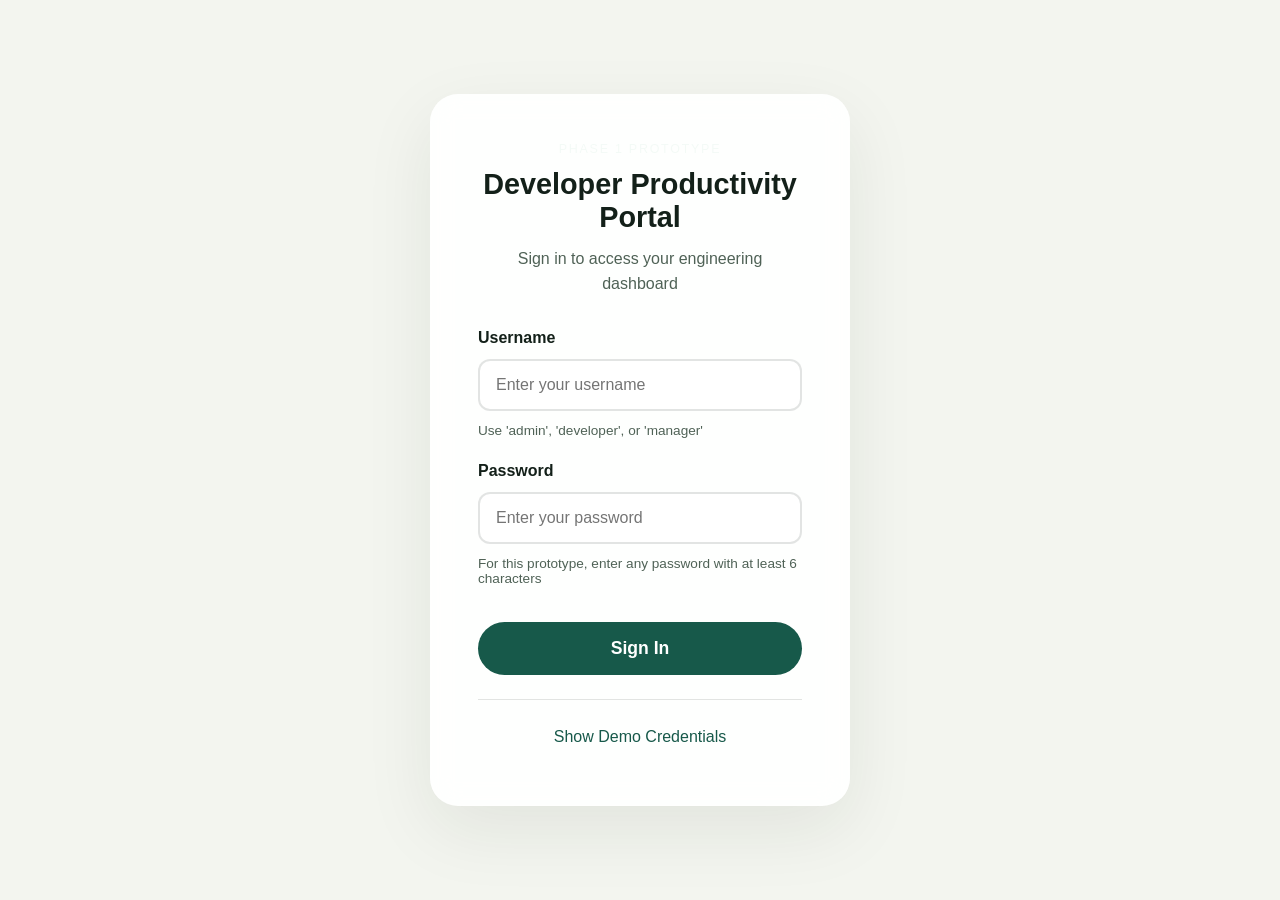
<file: index.html>
<!DOCTYPE html>
<html lang="en">
<head>
  <meta charset="UTF-8">
  <meta name="viewport" content="width=device-width, initial-scale=1.0">
  <meta name="description" content="Developer Productivity Portal dashboard for projects and tasks.">
  <title>Developer Productivity Portal | Dashboard</title>
  <link rel="stylesheet" href="./css/styles.css">
  <link rel="stylesheet" href="./css/responsive.css">
</head>
<body data-page="dashboard">
  <a class="skip-link" href="#main-content">Skip to main content</a>
  <div class="app-shell">
    <aside class="sidebar" aria-label="Primary">
      <div class="sidebar-top">
        <div class="brand-block">
          <p class="eyebrow">Phase 1 Prototype</p>
          <h1>Developer Productivity Portal</h1>
          <p class="brand-copy">A static, future-ready operations cockpit for engineering delivery.</p>
        </div>
        <button
          type="button"
          id="nav-toggle"
          class="nav-toggle"
          aria-expanded="false"
          aria-controls="nav-panel"
          aria-label="Toggle primary navigation"
        >
          <span></span>
          <span></span>
          <span></span>
        </button>
      </div>
      <div id="nav-panel" class="nav-panel">
        <div class="nav-intro">
          <span class="nav-intro-chip">System Navigation</span>
          <p>Move between the portfolio overview, project operations, and execution workflows.</p>
        </div>
        <nav id="primary-nav" class="nav-links" aria-label="Primary navigation"></nav>

        <section id="user-section" class="user-section surface panel-compact" aria-labelledby="user-info-title">
          <div id="user-info">
            <p class="panel-label">Current User</p>
            <h3 id="user-info-title">Loading...</h3>
          </div>
          <button id="logout-btn" class="button button-secondary" style="width: 100%;">Sign Out</button>
        </section>
        <section class="panel surface panel-compact nav-note" aria-labelledby="phase-insight-title">
          <p class="panel-label">Architecture Note</p>
          <h2 id="phase-insight-title" style="color: black;">Foundation for later phases</h2>
          <p style="color: black;">Data contracts, services, and view modules are designed to lift into APIs and React with minimal churn.</p>
        </section>
      </div>
    </aside>

    <main id="main-content" class="content">
      <header class="page-header">
        <div>
          <h2>Engineering delivery at a glance</h2>
          <p class="page-copy">Monitor portfolio health, project activity, and execution hotspots from one place.</p>
        </div>
        <div class="header-actions">
          <a class="button button-secondary" href="./projects.html">Manage Projects</a>
          <a class="button" href="./tasks.html">View Tasks</a>
        </div>
      </header>

      <section class="status-banner surface" aria-live="polite">
        <div>
          <p class="panel-label">Prototype Mode</p>
          <h3>Data persists in LocalStorage</h3>
        </div>
        <p>Seed data is loaded on first run so the experience works immediately by opening this file in a browser.</p>
      </section>

      <section class="metrics-grid" aria-label="Key productivity indicators">
        <article class="metric-card surface accent-projects">
          <p>Total Projects</p>
          <strong id="total-projects">0</strong>
          <span>Tracked initiatives across the portfolio</span>
        </article>
        <article class="metric-card surface accent-active">
          <p>Active Tasks</p>
          <strong id="active-tasks">0</strong>
          <span>Work items still in motion</span>
        </article>
        <article class="metric-card surface accent-complete">
          <p>Completed Tasks</p>
          <strong id="completed-tasks">0</strong>
          <span>Delivered items ready for review</span>
        </article>
        <article class="metric-card surface accent-priority">
          <p>High Priority</p>
          <strong id="high-priority-tasks">0</strong>
          <span>Critical work needing attention</span>
        </article>
      </section>

      <section class="dashboard-overview-grid" aria-label="Dashboard overview">
        <article class="surface panel dashboard-hero" aria-labelledby="dashboard-foundation-title">
          <div class="section-heading">
            <div>
              <p class="panel-label">Landing Experience</p>
              <h3 id="dashboard-foundation-title">Dashboard foundation for daily delivery visibility</h3>
            </div>
          </div>
          <p class="page-copy">
            This layout is designed to become the operational home for engineering teams, with room for project health,
            workload signals, release readiness, and future role-based widgets.
          </p>
          <div class="dashboard-pillars" aria-label="Dashboard design principles">
            <span class="dashboard-chip">Portfolio summary</span>
            <span class="dashboard-chip">Execution visibility</span>
            <span class="dashboard-chip">Scalable widget zones</span>
          </div>
        </article>

        <article class="surface panel" aria-labelledby="dashboard-health-title">
          <div class="section-heading">
            <div>
              <p class="panel-label">Health Check</p>
              <h3 id="dashboard-health-title">Delivery status snapshot</h3>
            </div>
          </div>
          <dl id="dashboard-health" class="health-list" aria-live="polite"></dl>
        </article>
      </section>

      <section class="dashboard-grid">
        <article class="surface panel" aria-labelledby="project-snapshot-title">
          <div class="section-heading">
            <div>
              <p class="panel-label">Projects</p>
              <h3 id="project-snapshot-title">Recent project snapshot</h3>
            </div>
            <a href="./projects.html">Open module</a>
          </div>
          <div id="dashboard-project-state" class="state-message" hidden></div>
          <div id="dashboard-projects" class="list-stack" aria-live="polite"></div>
        </article>

        <article class="surface panel" aria-labelledby="task-snapshot-title">
          <div class="section-heading">
            <div>
              <p class="panel-label">Execution</p>
              <h3 id="task-snapshot-title">Priority task queue</h3>
            </div>
            <a href="./tasks.html">Open module</a>
          </div>
          <div id="dashboard-task-state" class="state-message" hidden></div>
          <div id="dashboard-tasks" class="list-stack" aria-live="polite"></div>
        </article>
      </section>

      <section class="dashboard-planning-grid" aria-label="Future dashboard extension points">
        <article class="surface panel" aria-labelledby="widget-roadmap-title">
          <div class="section-heading">
            <div>
              <p class="panel-label">Future Widgets</p>
              <h3 id="widget-roadmap-title">Planned dashboard extension points</h3>
            </div>
          </div>
          <div class="extension-grid">
            <article class="extension-card">
              <strong>Project Health</strong>
              <p>Status rollups, owner attention areas, and timeline risk highlights.</p>
            </article>
            <article class="extension-card">
              <strong>Team Activity</strong>
              <p>Recent changes, task throughput, and work-in-progress trends.</p>
            </article>
            <article class="extension-card">
              <strong>Role Views</strong>
              <p>Specialized dashboard modules for managers, developers, and reviewers.</p>
            </article>
          </div>
        </article>

        <article class="surface panel" aria-labelledby="dashboard-actions-title">
          <div class="section-heading">
            <div>
              <p class="panel-label">Next Actions</p>
              <h3 id="dashboard-actions-title">Use the dashboard as your starting point</h3>
            </div>
          </div>
          <div class="action-list">
            <a class="action-card" href="./projects.html">
              <strong>Review project portfolio</strong>
              <span>Open the projects module to manage scope, ownership, and delivery status.</span>
            </a>
            <a class="action-card" href="./tasks.html">
              <strong>Inspect task execution</strong>
              <span>Go to the tasks module to review work items, priority, and progress.</span>
            </a>
          </div>
        </article>
      </section>

      <footer id="app-footer" class="app-footer surface" aria-label="Application footer"></footer>
    </main>
  </div>

  <script type="module" src="./js/app.js"></script>
</body>
</html>
</file>
<file: css/styles.css>
:root {
  --bg: #f3f5ef;
  --surface: rgba(255, 255, 255, 0.92);
  --surface-strong: #ffffff;
  --surface-muted: #eef2e3;
  --text: #132019;
  --text-soft: #4f6256;
  --border: rgba(19, 32, 25, 0.12);
  --accent: #17594a;
  --accent-strong: #0d4034;
  --accent-warm: #d9714f;
  --accent-gold: #d29c2c;
  --success: #1f7a47;
  --danger: #a53f2c;
  --shadow: 0 24px 70px rgba(20, 44, 30, 0.08);
  --radius-lg: 28px;
  --radius-md: 18px;
  --radius-sm: 12px;
  --space-1: 0.5rem;
  --space-2: 0.75rem;
  --space-3: 1rem;
  --space-4: 1.5rem;
  --space-5: 2rem;
  --space-6: 3rem;
  --transition: 180ms ease;
}

*,
*::before,
*::after {
  box-sizing: border-box;
}

html {
  scroll-behavior: smooth;
}

body {
  margin: 0;
  font-family: "Segoe UI Variable", "Aptos", "Trebuchet MS", sans-serif;
  color: var(--text);
  background:
    radial-gradient(circle at top left, rgba(217, 113, 79, 0.2), transparent 28%),
    radial-gradient(circle at top right, rgba(23, 89, 74, 0.18), transparent 30%),
    linear-gradient(180deg, #f9faf5 0%, var(--bg) 100%);
  min-height: 100vh;
}

img {
  max-width: 100%;
  display: block;
}

a {
  color: var(--accent);
  text-decoration: none;
}

a:hover,
a:focus-visible {
  color: var(--accent-strong);
}

button,
input,
select {
  font: inherit;
}

button {
  cursor: pointer;
}

.skip-link,
.sr-only {
  position: absolute;
  width: 1px;
  height: 1px;
  padding: 0;
  margin: -1px;
  overflow: hidden;
  clip: rect(0, 0, 0, 0);
  white-space: nowrap;
  border: 0;
}

.skip-link:focus {
  position: fixed;
  top: 1rem;
  left: 1rem;
  width: auto;
  height: auto;
  clip: auto;
  white-space: normal;
  background: var(--surface-strong);
  color: var(--text);
  padding: 0.75rem 1rem;
  border-radius: var(--radius-sm);
  z-index: 1000;
  box-shadow: var(--shadow);
}

.app-shell {
  display: grid;
  grid-template-columns: 320px minmax(0, 1fr);
  gap: var(--space-5);
  padding: var(--space-4);
}

.sidebar,
.surface {
  backdrop-filter: blur(14px);
  box-shadow: var(--shadow);
}

.sidebar {
  position: sticky;
  top: var(--space-4);
  align-self: start;
  padding: var(--space-5);
  border-radius: var(--radius-lg);
  background: linear-gradient(180deg, rgba(16, 38, 31, 0.96), rgba(12, 28, 23, 0.93));
  color: #eef8f2;
  min-height: calc(100vh - 2 * var(--space-4));
  display: flex;
  flex-direction: column;
  gap: var(--space-5);
}

.sidebar-top,
.nav-link,
.nav-link-label-row {
  display: flex;
  align-items: center;
}

.sidebar-top {
  justify-content: space-between;
  gap: var(--space-3);
}

.nav-panel {
  display: grid;
  gap: var(--space-4);
}

.nav-toggle {
  display: none;
  width: 3rem;
  height: 3rem;
  padding: 0;
  flex: 0 0 auto;
  align-items: center;
  justify-content: center;
  flex-direction: column;
  gap: 0.28rem;
  border: 1px solid rgba(255, 255, 255, 0.14);
  border-radius: 999px;
  background: rgba(255, 255, 255, 0.08);
  box-shadow: inset 0 1px 0 rgba(255, 255, 255, 0.08);
}

.nav-toggle span {
  width: 1rem;
  height: 2px;
  border-radius: 999px;
  background: #eef8f2;
  transition: transform var(--transition), opacity var(--transition);
}

.nav-intro {
  padding: 1rem 1.1rem;
  border: 1px solid rgba(255, 255, 255, 0.12);
  border-radius: var(--radius-md);
  background: linear-gradient(180deg, rgba(255, 255, 255, 0.08), rgba(255, 255, 255, 0.03));
}

.nav-intro p {
  margin: 0.65rem 0 0;
  color: rgba(238, 248, 242, 0.74);
  line-height: 1.5;
  font-size: 0.92rem;
}

.nav-intro-chip {
  display: inline-flex;
  padding: 0.35rem 0.7rem;
  border-radius: 999px;
  background: rgba(255, 255, 255, 0.12);
  color: #f2f8f4;
  font-size: 0.72rem;
  letter-spacing: 0.1em;
  text-transform: uppercase;
}

.brand-block h1,
.page-header h2,
.section-heading h3,
.modal-header h3,
.status-banner h3 {
  margin: 0;
}

.eyebrow,
.panel-label {
  text-transform: uppercase;
  letter-spacing: 0.14em;
  font-size: 0.78rem;
}

.eyebrow {
  color: rgba(238, 248, 242, 0.7);
  margin: 0 0 var(--space-2);
}

.brand-copy {
  margin: var(--space-3) 0 0;
  color: rgba(238, 248, 242, 0.76);
  line-height: 1.6;
}

.nav-links {
  display: grid;
  gap: var(--space-2);
}

.nav-links a {
  color: rgba(238, 248, 242, 0.88);
  padding: 1rem 1.05rem;
  border-radius: var(--radius-md);
  border: 1px solid rgba(255, 255, 255, 0.04);
  background: linear-gradient(180deg, rgba(255, 255, 255, 0.06), rgba(255, 255, 255, 0.02));
  transition: background var(--transition), border-color var(--transition), transform var(--transition), box-shadow var(--transition);
}

.nav-link {
  gap: 0.85rem;
  align-items: flex-start;
}

.nav-link-accent {
  width: 0.5rem;
  height: 0.5rem;
  margin-top: 0.45rem;
  border-radius: 999px;
  background: rgba(238, 248, 242, 0.36);
  box-shadow: 0 0 0 6px rgba(255, 255, 255, 0.02);
}

.nav-link-content {
  display: grid;
  gap: 0.3rem;
  min-width: 0;
}

.nav-link-label-row {
  justify-content: space-between;
  gap: var(--space-2);
}

.nav-link-label {
  font-weight: 700;
}

.nav-link-tag {
  padding: 0.18rem 0.52rem;
  border-radius: 999px;
  background: rgba(255, 255, 255, 0.08);
  color: rgba(238, 248, 242, 0.76);
  font-size: 0.68rem;
  text-transform: uppercase;
  letter-spacing: 0.08em;
}

.nav-link-copy {
  font-size: 0.84rem;
  color: rgba(238, 248, 242, 0.66);
  line-height: 1.4;
}

.nav-links a:hover,
.nav-links a:focus-visible,
.nav-links a.is-active {
  background: linear-gradient(180deg, rgba(255, 255, 255, 0.12), rgba(255, 255, 255, 0.05));
  border-color: rgba(255, 255, 255, 0.18);
  transform: translateX(2px);
  box-shadow: inset 0 1px 0 rgba(255, 255, 255, 0.08);
}

.nav-links a:hover .nav-link-copy,
.nav-links a:focus-visible .nav-link-copy,
.nav-links a.is-active .nav-link-copy {
  color: rgba(238, 248, 242, 0.84);
}

.nav-links a:hover .nav-link-accent,
.nav-links a:focus-visible .nav-link-accent,
.nav-links a.is-active .nav-link-accent {
  background: var(--accent-warm);
  box-shadow: 0 0 0 6px rgba(217, 113, 79, 0.14);
}

.nav-links a:hover .nav-link-tag,
.nav-links a:focus-visible .nav-link-tag,
.nav-links a.is-active .nav-link-tag {
  background: rgba(217, 113, 79, 0.18);
  color: #fff2ea;
}

.content {
  display: grid;
  gap: var(--space-4);
  align-content: start;
  padding-bottom: var(--space-6);
}

.page-header,
.status-banner,
.panel,
.metric-card,
.app-footer {
  border: 1px solid var(--border);
  border-radius: var(--radius-lg);
}

.page-header {
  display: flex;
  justify-content: space-between;
  gap: var(--space-4);
  align-items: end;
}

.page-copy {
  color: var(--text-soft);
  max-width: 60ch;
  margin: var(--space-2) 0 0;
  line-height: 1.6;
}

.header-actions {
  display: flex;
  flex-wrap: wrap;
  gap: var(--space-2);
}

.surface,
.page-header {
  background: var(--surface);
}

.page-header,
.panel,
.status-banner,
.metric-card,
.app-footer {
  padding: var(--space-4);
}

.panel-compact {
  padding: var(--space-4);
}

.status-banner {
  display: flex;
  justify-content: space-between;
  gap: var(--space-3);
  align-items: center;
}

.metrics-grid,
.dashboard-grid,
.dashboard-overview-grid,
.dashboard-planning-grid {
  display: grid;
  gap: var(--space-4);
}

.metrics-grid {
  grid-template-columns: repeat(4, minmax(0, 1fr));
}

.dashboard-overview-grid {
  grid-template-columns: 1.2fr 0.8fr;
}

.dashboard-grid {
  grid-template-columns: 1.1fr 0.9fr;
}

.dashboard-planning-grid {
  grid-template-columns: 1.1fr 0.9fr;
}

.metric-card {
  display: grid;
  gap: var(--space-2);
}

.metric-card p,
.metric-card span {
  margin: 0;
}

.metric-card strong {
  font-size: clamp(2rem, 4vw, 3rem);
}

.accent-projects { border-top: 6px solid var(--accent); }
.accent-active { border-top: 6px solid var(--accent-warm); }
.accent-complete { border-top: 6px solid var(--success); }
.accent-priority { border-top: 6px solid var(--accent-gold); }

.section-heading {
  display: flex;
  justify-content: space-between;
  gap: var(--space-3);
  align-items: center;
  margin-bottom: var(--space-3);
}

.panel-label {
  color: var(--text-soft);
  margin: 0 0 var(--space-1);
}

.dashboard-hero {
  gap: var(--space-3);
}

.dashboard-pillars,
.extension-grid,
.action-list {
  display: grid;
  gap: var(--space-3);
}

.dashboard-pillars {
  grid-template-columns: repeat(3, minmax(0, 1fr));
  margin-top: var(--space-3);
}

.dashboard-chip {
  display: inline-flex;
  justify-content: center;
  padding: 0.8rem 1rem;
  border-radius: 999px;
  border: 1px solid var(--border);
  background: var(--surface-strong);
  font-weight: 700;
  color: var(--accent-strong);
}

.health-list {
  display: grid;
  gap: var(--space-3);
  margin: 0;
}

.health-item {
  padding: var(--space-3);
  border: 1px solid var(--border);
  border-radius: var(--radius-md);
  background: var(--surface-strong);
}

.health-item dt {
  color: var(--text-soft);
  font-size: 0.92rem;
}

.health-item dd {
  margin: var(--space-1) 0;
  font-size: 1.8rem;
  font-weight: 700;
}

.health-item p,
.extension-card p,
.action-card span {
  margin: 0;
  color: var(--text-soft);
  line-height: 1.6;
}

.extension-grid {
  grid-template-columns: repeat(3, minmax(0, 1fr));
}

.extension-card,
.action-card {
  display: grid;
  gap: var(--space-2);
  padding: var(--space-3);
  border: 1px solid var(--border);
  border-radius: var(--radius-md);
  background: var(--surface-strong);
}

.action-card {
  transition: transform var(--transition), border-color var(--transition), box-shadow var(--transition);
}

.action-card:hover,
.action-card:focus-visible {
  transform: translateY(-2px);
  border-color: rgba(23, 89, 74, 0.28);
  box-shadow: 0 14px 35px rgba(20, 44, 30, 0.08);
}

.button,
.button-secondary,
.icon-button {
  border: 0;
  border-radius: 999px;
  transition: transform var(--transition), background var(--transition), opacity var(--transition);
}

.button,
.button-secondary {
  padding: 0.9rem 1.25rem;
  font-weight: 700;
}

.button {
  background: var(--accent);
  color: white;
}

.button:hover,
.button:focus-visible,
.button-secondary:hover,
.button-secondary:focus-visible,
.icon-button:hover,
.icon-button:focus-visible {
  transform: translateY(-1px);
}

.button:disabled,
.button-secondary:disabled,
.icon-button:disabled {
  opacity: 0.55;
  cursor: not-allowed;
  transform: none;
}

.button-secondary {
  background: var(--surface-muted);
  color: var(--text);
  border: 1px solid var(--border);
}

.icon-button {
  width: 2.5rem;
  height: 2.5rem;
  background: var(--surface-muted);
  color: var(--text);
  font-size: 1.5rem;
}

.list-stack {
  display: grid;
  gap: var(--space-3);
}

.list-card {
  display: grid;
  gap: var(--space-2);
  padding: var(--space-3);
  background: var(--surface-strong);
  border: 1px solid var(--border);
  border-radius: var(--radius-md);
}

.list-card header {
  display: flex;
  justify-content: space-between;
  gap: var(--space-2);
  align-items: start;
}

.meta-line {
  display: flex;
  flex-wrap: wrap;
  gap: var(--space-2);
  color: var(--text-soft);
  font-size: 0.94rem;
}

.state-message,
.form-banner {
  padding: 0.95rem 1rem;
  border-radius: var(--radius-sm);
  border: 1px dashed var(--border);
  background: rgba(238, 242, 227, 0.7);
  color: var(--text-soft);
}

.form-banner {
  border-style: solid;
  background: rgba(165, 63, 44, 0.08);
  border-color: rgba(165, 63, 44, 0.25);
  color: var(--danger);
}

.table-wrapper {
  overflow-x: auto;
}

.data-table {
  width: 100%;
  border-collapse: collapse;
  min-width: 760px;
}

.data-table th,
.data-table td {
  padding: 1rem 0.8rem;
  text-align: left;
  border-bottom: 1px solid var(--border);
  vertical-align: middle;
}

.data-table th {
  color: var(--text-soft);
  font-size: 0.88rem;
  text-transform: uppercase;
  letter-spacing: 0.08em;
}

.badge {
  display: inline-flex;
  align-items: center;
  justify-content: center;
  min-width: 88px;
  padding: 0.45rem 0.75rem;
  border-radius: 999px;
  font-size: 0.85rem;
  font-weight: 700;
}

.badge-status-active,
.badge-status-in-progress {
  background: rgba(217, 113, 79, 0.14);
  color: #8a4a35;
}

.badge-status-completed,
.badge-status-done {
  background: rgba(31, 122, 71, 0.14);
  color: #1b5b38;
}

.badge-status-to-do {
  background: rgba(23, 89, 74, 0.12);
  color: var(--accent-strong);
}

.badge-priority-high {
  background: rgba(165, 63, 44, 0.14);
  color: var(--danger);
}

.badge-priority-medium {
  background: rgba(210, 156, 44, 0.18);
  color: #8a6619;
}

.badge-priority-low {
  background: rgba(23, 89, 74, 0.12);
  color: var(--accent);
}

.row-actions {
  display: flex;
  gap: var(--space-2);
  flex-wrap: wrap;
}

.text-button {
  border: 0;
  background: transparent;
  color: var(--accent);
  font-weight: 700;
  padding: 0;
}

.text-button.delete {
  color: var(--danger);
}

.filters-grid {
  display: grid;
  gap: var(--space-3);
}

.filter-row {
  display: grid;
  gap: var(--space-3);
  grid-template-columns: repeat(4, minmax(0, 1fr));
}

.field {
  display: grid;
  gap: 0.5rem;
}

.field span {
  font-weight: 700;
}

.field input,
.field select {
  width: 100%;
  padding: 0.9rem 1rem;
  border-radius: var(--radius-sm);
  border: 1px solid var(--border);
  background: var(--surface-strong);
  color: var(--text);
}

.field input:focus,
.field select:focus,
.button:focus-visible,
.button-secondary:focus-visible,
.text-button:focus-visible,
.icon-button:focus-visible,
.nav-links a:focus-visible {
  outline: 3px solid rgba(23, 89, 74, 0.25);
  outline-offset: 2px;
}

.field-error {
  min-height: 1.25rem;
  color: var(--danger);
}

.modal {
  width: min(560px, calc(100vw - 2rem));
  border: 0;
  border-radius: var(--radius-lg);
  padding: 0;
  box-shadow: var(--shadow);
}

.modal::backdrop {
  background: rgba(7, 15, 11, 0.55);
  backdrop-filter: blur(4px);
}

.modal-shell {
  display: grid;
  gap: var(--space-3);
  padding: var(--space-4);
  background: #fcfcf9;
}

.modal-header,
.modal-actions {
  display: flex;
  justify-content: space-between;
  gap: var(--space-3);
  align-items: center;
}

.modal-actions {
  justify-content: end;
}

/* Login Page Styles */
body[data-page="login"] {
  background: var(--bg);
  display: flex;
  align-items: center;
  justify-content: center;
  min-height: 100vh;
  padding: var(--space-4);
}

.login-container {
  width: 100%;
  max-width: 420px;
}

.login-card {
  padding: var(--space-6);
  border-radius: var(--radius-lg);
  box-shadow: var(--shadow);
}

.login-header {
  text-align: center;
  margin-bottom: var(--space-5);
}

.login-header .brand-block h1 {
  font-size: 1.8rem;
  margin-bottom: var(--space-2);
}

.login-header .brand-copy {
  color: var(--text-soft);
  margin: 0;
}

.login-form-container {
  display: grid;
  gap: var(--space-4);
}

.login-form {
  display: grid;
  gap: var(--space-4);
}

.form-group {
  display: grid;
  gap: var(--space-2);
}

.form-label {
  font-weight: 600;
  color: var(--text);
}

.form-input {
  width: 100%;
  padding: 0.95rem 1rem;
  border: 2px solid var(--border);
  border-radius: var(--radius-sm);
  background: var(--surface-strong);
  color: var(--text);
  font-size: 1rem;
  transition: border-color var(--transition), box-shadow var(--transition);
}

.form-input:focus {
  outline: none;
  border-color: var(--accent);
  box-shadow: 0 0 0 3px rgba(23, 89, 74, 0.1);
}

.form-input.valid {
  border-color: var(--success);
}

.form-input.invalid {
  border-color: var(--danger);
}

.form-help {
  font-size: 0.85rem;
  color: var(--text-soft);
  margin: 0;
}

.error-message {
  background: rgba(165, 63, 44, 0.1);
  border: 1px solid var(--danger);
  border-radius: var(--radius-sm);
  padding: var(--space-3);
  color: var(--danger);
  font-weight: 500;
}

.error-message.hidden {
  display: none;
}

.login-submit {
  width: 100%;
  padding: 1rem;
  font-size: 1.1rem;
  font-weight: 600;
  margin-top: var(--space-2);
}

.login-footer {
  text-align: center;
  padding-top: var(--space-3);
  border-top: 1px solid var(--border);
}

.button-link {
  background: none;
  border: none;
  color: var(--accent);
  font-weight: 500;
  cursor: pointer;
  padding: var(--space-2);
  border-radius: var(--radius-sm);
  transition: background var(--transition);
}

.button-link:hover,
.button-link:focus {
  background: rgba(23, 89, 74, 0.05);
}

.demo-credentials {
  background: var(--surface-muted);
  border: 1px solid var(--border);
  border-radius: var(--radius-sm);
  padding: var(--space-4);
  margin-top: var(--space-3);
}

.demo-credentials.hidden {
  display: none;
}

.demo-credentials h3 {
  margin: 0 0 var(--space-3) 0;
  font-size: 1rem;
  color: var(--text-soft);
}

.demo-account {
  font-family: 'Courier New', monospace;
  font-size: 0.9rem;
  color: var(--text);
  margin-bottom: var(--space-2);
}

.demo-account:last-child {
  margin-bottom: 0;
}

/* User Section Styles */
.user-section {
  background: linear-gradient(180deg, rgba(16, 38, 31, 0.96), rgba(12, 28, 23, 0.93));
  color: #eef8f2;
  border: 1px solid rgba(255, 255, 255, 0.16);
}

.nav-note {
  margin-top: auto;
}

.app-footer {
  margin-top: var(--space-2);
}

.app-footer-shell,
.app-footer-link-list {
  display: grid;
  gap: var(--space-3);
}

.app-footer-shell {
  grid-template-columns: 1.3fr 0.9fr 0.8fr;
  align-items: start;
}

.app-footer-brand,
.app-footer-links,
.app-footer-contact {
  display: grid;
  gap: 0.7rem;
}

.app-footer-brand h3,
.app-footer-brand p,
.app-footer-links p,
.app-footer-contact p,
.app-footer-contact span {
  margin: 0;
}

.app-footer-brand h3 {
  font-size: 1.15rem;
}

.app-footer-brand p,
.app-footer-contact span {
  color: var(--text-soft);
  line-height: 1.6;
}

.app-footer-heading {
  font-size: 0.78rem;
  letter-spacing: 0.14em;
  text-transform: uppercase;
  color: var(--text-soft);
}

.app-footer-link-list {
  grid-template-columns: repeat(3, minmax(0, auto));
  gap: var(--space-2);
}

.app-footer-link-list a,
.app-footer-contact a {
  display: inline-flex;
  align-items: center;
  min-height: 2.5rem;
  padding: 0.72rem 0.95rem;
  border-radius: 999px;
  border: 1px solid var(--border);
  background: var(--surface-strong);
  color: var(--accent-strong);
  font-weight: 600;
  transition: transform var(--transition), border-color var(--transition), box-shadow var(--transition);
}

.app-footer-link-list a:hover,
.app-footer-link-list a:focus-visible,
.app-footer-contact a:hover,
.app-footer-contact a:focus-visible {
  transform: translateY(-1px);
  border-color: rgba(23, 89, 74, 0.24);
  box-shadow: 0 10px 24px rgba(20, 44, 30, 0.08);
}

.user-section .panel-label {
  color: rgba(238, 248, 242, 0.7);
}

.user-section h3 {
  color: #eef8f2;
  margin: var(--space-2) 0 0 0;
}

.user-section p {
  color: rgba(238, 248, 242, 0.76);
  margin: 0;
}

.user-section .button-secondary {
  background: rgba(255, 255, 255, 0.08);
  border-color: rgba(255, 255, 255, 0.16);
  color: #eef8f2;
  margin-top: var(--space-3);
}

.user-section .button-secondary:hover,
.user-section .button-secondary:focus {
  background: rgba(255, 255, 255, 0.12);
  border-color: rgba(255, 255, 255, 0.24);
}
</file>
<file: css/responsive.css>
@media (max-width: 1180px) {
  .app-shell,
  .dashboard-grid,
  .dashboard-overview-grid,
  .dashboard-planning-grid,
  .app-footer-shell,
  .metrics-grid,
  .dashboard-pillars,
  .extension-grid,
  .filter-row {
    grid-template-columns: 1fr 1fr;
  }

  .sidebar {
    position: static;
    min-height: auto;
  }
}

@media (max-width: 860px) {
  .app-shell {
    grid-template-columns: 1fr;
  }

  .sidebar {
    min-height: auto;
  }

  .nav-toggle {
    display: inline-flex;
  }

  .nav-panel {
    display: none;
  }

  .sidebar.is-nav-open .nav-panel {
    display: grid;
    animation: nav-panel-enter 180ms ease;
  }

  .sidebar.is-nav-open .nav-toggle span:nth-child(1) {
    transform: translateY(6px) rotate(45deg);
  }

  .sidebar.is-nav-open .nav-toggle span:nth-child(2) {
    opacity: 0;
  }

  .sidebar.is-nav-open .nav-toggle span:nth-child(3) {
    transform: translateY(-6px) rotate(-45deg);
  }

  .page-header,
  .status-banner,
  .section-heading,
  .modal-header,
  .modal-actions {
    align-items: start;
  }

  .page-header,
  .status-banner,
  .section-heading,
  .modal-header {
    flex-direction: column;
  }

  .metrics-grid,
  .dashboard-grid,
  .dashboard-overview-grid,
  .dashboard-planning-grid,
  .app-footer-shell,
  .dashboard-pillars,
  .extension-grid,
  .filter-row {
    grid-template-columns: 1fr;
  }
}

@media (max-width: 640px) {
  :root {
    --space-4: 1.1rem;
    --space-5: 1.4rem;
    --space-6: 2rem;
  }

  .app-shell {
    padding: 0.8rem;
  }

  .sidebar,
  .page-header,
  .panel,
  .status-banner,
  .metric-card,
  .modal-shell {
    border-radius: 22px;
  }

  .header-actions,
  .row-actions,
  .modal-actions {
    width: 100%;
  }

  .header-actions > *,
  .modal-actions > *,
  .row-actions > * {
    flex: 1 1 auto;
  }

  .nav-link-label-row {
    align-items: flex-start;
    flex-direction: column;
  }

  .app-footer-link-list {
    grid-template-columns: 1fr;
  }
}

@keyframes nav-panel-enter {
  from {
    opacity: 0;
    transform: translateY(-6px);
  }

  to {
    opacity: 1;
    transform: translateY(0);
  }
}
</file>
